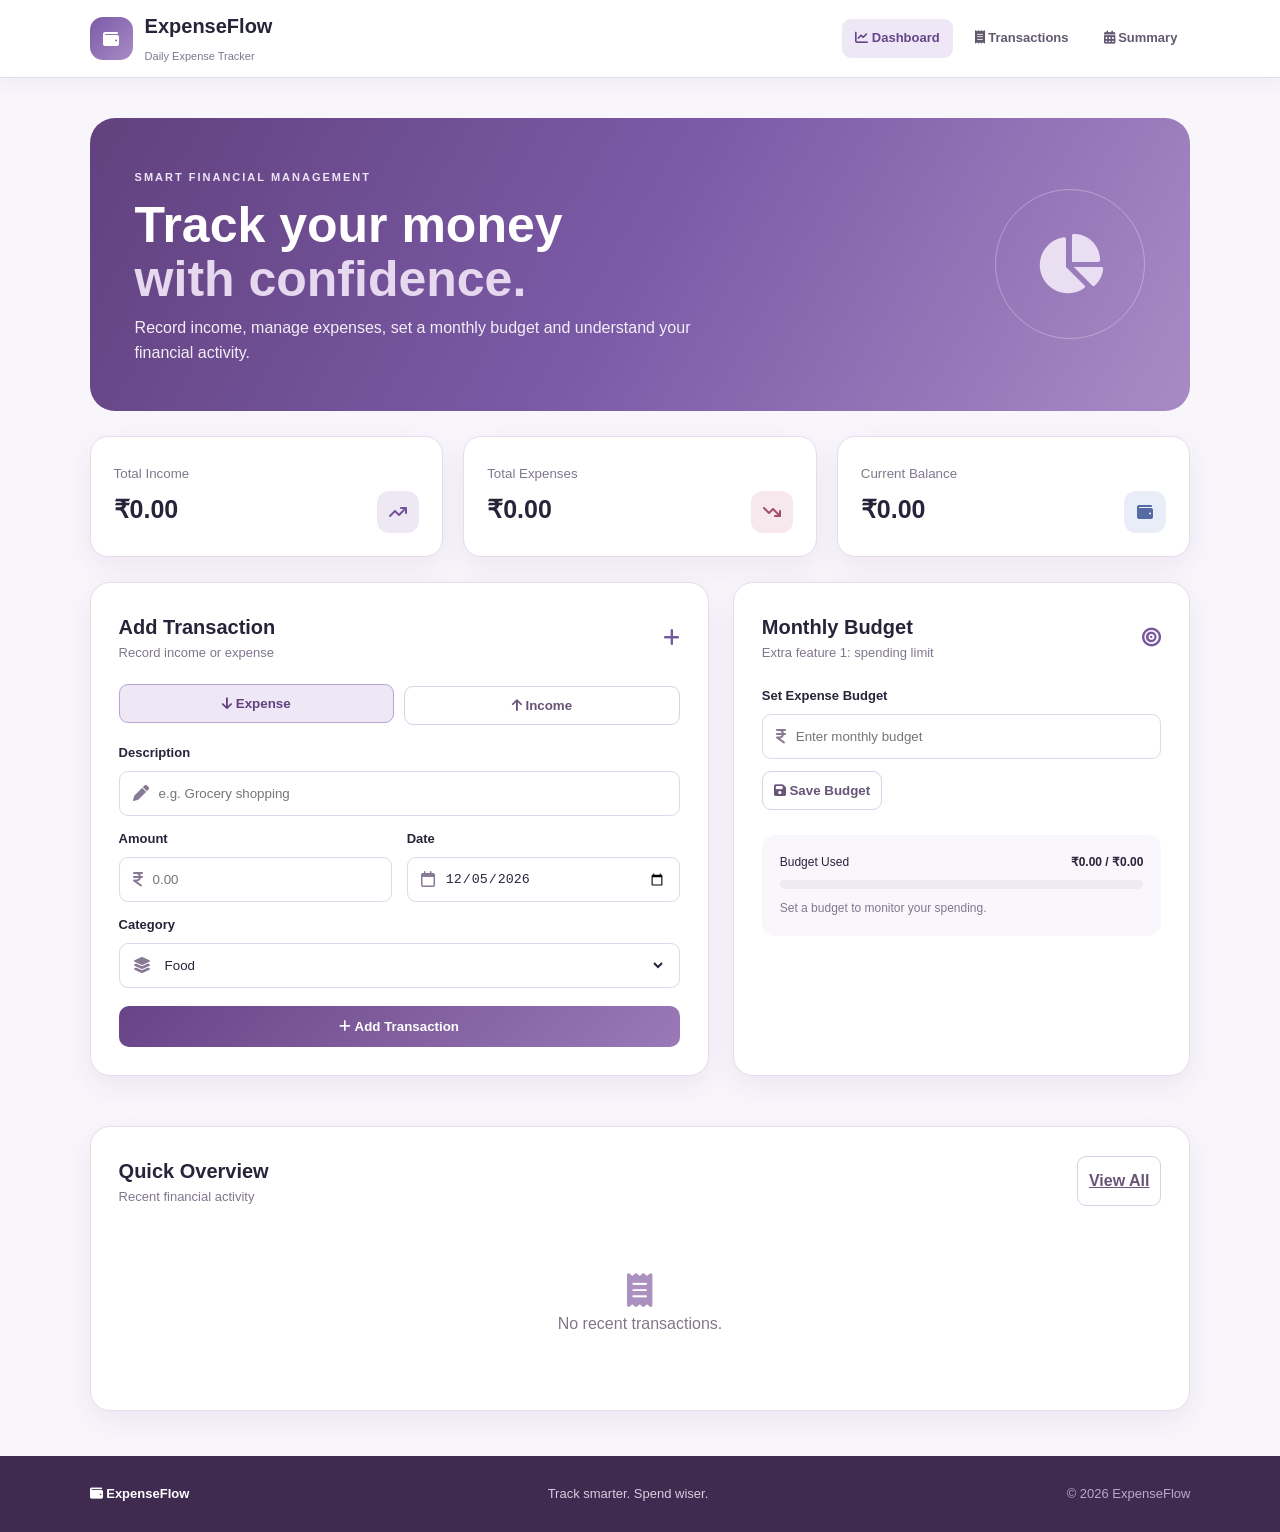
<file: index.html>
<!DOCTYPE html>
<html lang="en">

<head>
    <meta charset="UTF-8">
    <meta name="viewport" content="width=device-width, initial-scale=1.0">

    <title>ExpenseFlow | Dashboard</title>

    <link rel="stylesheet" href="style.css">

    <link
        rel="stylesheet"
        href="https://cdnjs.cloudflare.com/ajax/libs/font-awesome/6.5.2/css/all.min.css"
    >
</head>

<body>

    <header class="header">

        <div class="brand">
            <div class="brand-icon">
                <i class="fa-solid fa-wallet"></i>
            </div>

            <div>
                <h2>ExpenseFlow</h2>
                <span>Daily Expense Tracker</span>
            </div>
        </div>

        <nav>
            <a class="active" href="index.html">
                <i class="fa-solid fa-chart-line"></i>
                Dashboard
            </a>

            <a href="transactions.html">
                <i class="fa-solid fa-receipt"></i>
                Transactions
            </a>

            <a href="summary.html">
                <i class="fa-solid fa-calendar-days"></i>
                Summary
            </a>
        </nav>

    </header>

    <main>

        <section class="hero">

            <div>
                <span class="eyebrow">
                    SMART FINANCIAL MANAGEMENT
                </span>

                <h1>
                    Track your money<br>
                    <span>with confidence.</span>
                </h1>

                <p>
                    Record income, manage expenses, set a monthly budget
                    and understand your financial activity.
                </p>
            </div>

            <div class="hero-art">
                <i class="fa-solid fa-chart-pie"></i>
            </div>

        </section>

        <section class="stats-grid">

            <div class="stat-card income-card">
                <div>
                    <small>Total Income</small>
                    <h2 id="totalIncome">₹0.00</h2>
                </div>

                <i class="fa-solid fa-arrow-trend-up"></i>
            </div>

            <div class="stat-card expense-card">
                <div>
                    <small>Total Expenses</small>
                    <h2 id="totalExpense">₹0.00</h2>
                </div>

                <i class="fa-solid fa-arrow-trend-down"></i>
            </div>

            <div class="stat-card balance-card">
                <div>
                    <small>Current Balance</small>
                    <h2 id="balance">₹0.00</h2>
                </div>

                <i class="fa-solid fa-wallet"></i>
            </div>

        </section>

        <section class="dashboard-grid">

            <div class="panel">

                <div class="panel-heading">
                    <div>
                        <h2>Add Transaction</h2>
                        <p>Record income or expense</p>
                    </div>

                    <i class="fa-solid fa-plus"></i>
                </div>

                <form id="transactionForm">

                    <div class="type-buttons">

                        <button
                            type="button"
                            class="type-btn active"
                            data-type="expense"
                        >
                            <i class="fa-solid fa-arrow-down"></i>
                            Expense
                        </button>

                        <button
                            type="button"
                            class="type-btn"
                            data-type="income"
                        >
                            <i class="fa-solid fa-arrow-up"></i>
                            Income
                        </button>

                    </div>

                    <label>Description</label>

                    <div class="input-box">
                        <i class="fa-solid fa-pen"></i>

                        <input
                            id="description"
                            required
                            placeholder="e.g. Grocery shopping"
                        >
                    </div>

                    <div class="two-col">

                        <div>
                            <label>Amount</label>

                            <div class="input-box">
                                <i class="fa-solid fa-indian-rupee-sign"></i>

                                <input
                                    id="amount"
                                    type="number"
                                    min="1"
                                    step=".01"
                                    required
                                    placeholder="0.00"
                                >
                            </div>
                        </div>

                        <div>
                            <label>Date</label>

                            <div class="input-box">
                                <i class="fa-regular fa-calendar"></i>

                                <input
                                    id="date"
                                    type="date"
                                    required
                                >
                            </div>
                        </div>

                    </div>

                    <label>Category</label>

                    <div class="input-box">
                        <i class="fa-solid fa-layer-group"></i>

                        <select id="category">
                            <option>Food</option>
                            <option>Transport</option>
                            <option>Shopping</option>
                            <option>Bills</option>
                            <option>Education</option>
                            <option>Entertainment</option>
                            <option>Health</option>
                            <option>Other</option>
                        </select>
                    </div>

                    <button class="primary-btn" type="submit">
                        <i class="fa-solid fa-plus"></i>
                        Add Transaction
                    </button>

                </form>

            </div>

            <div class="panel budget-panel">

                <div class="panel-heading">
                    <div>
                        <h2>Monthly Budget</h2>
                        <p>Extra feature 1: spending limit</p>
                    </div>

                    <i class="fa-solid fa-bullseye"></i>
                </div>

                <label>Set Expense Budget</label>

                <div class="input-box">
                    <i class="fa-solid fa-indian-rupee-sign"></i>

                    <input
                        id="budgetInput"
                        type="number"
                        min="0"
                        placeholder="Enter monthly budget"
                    >
                </div>

                <button id="saveBudget" class="secondary-btn">
                    <i class="fa-solid fa-floppy-disk"></i>
                    Save Budget
                </button>

                <div class="budget-box">

                    <div class="progress-label">
                        <span>Budget Used</span>
                        <strong id="budgetText">₹0 / ₹0</strong>
                    </div>

                    <div class="progress">
                        <div id="budgetProgress"></div>
                    </div>

                    <p id="budgetStatus">
                        Set a budget to monitor your spending.
                    </p>

                </div>

            </div>

        </section>

        <section class="panel quick-panel">

            <div class="panel-heading">

                <div>
                    <h2>Quick Overview</h2>
                    <p>Recent financial activity</p>
                </div>

                <a class="outline-btn" href="transactions.html">
                    View All
                </a>

            </div>

            <div id="recentTransactions" class="recent-list"></div>

        </section>

    </main>

    <footer>

        <div>
            <i class="fa-solid fa-wallet"></i>
            <strong> ExpenseFlow</strong>
        </div>

        <p>Track smarter. Spend wiser.</p>

        <span>© 2026 ExpenseFlow</span>

    </footer>

    <script src="script.js"></script>

</body>

</html>
</file>
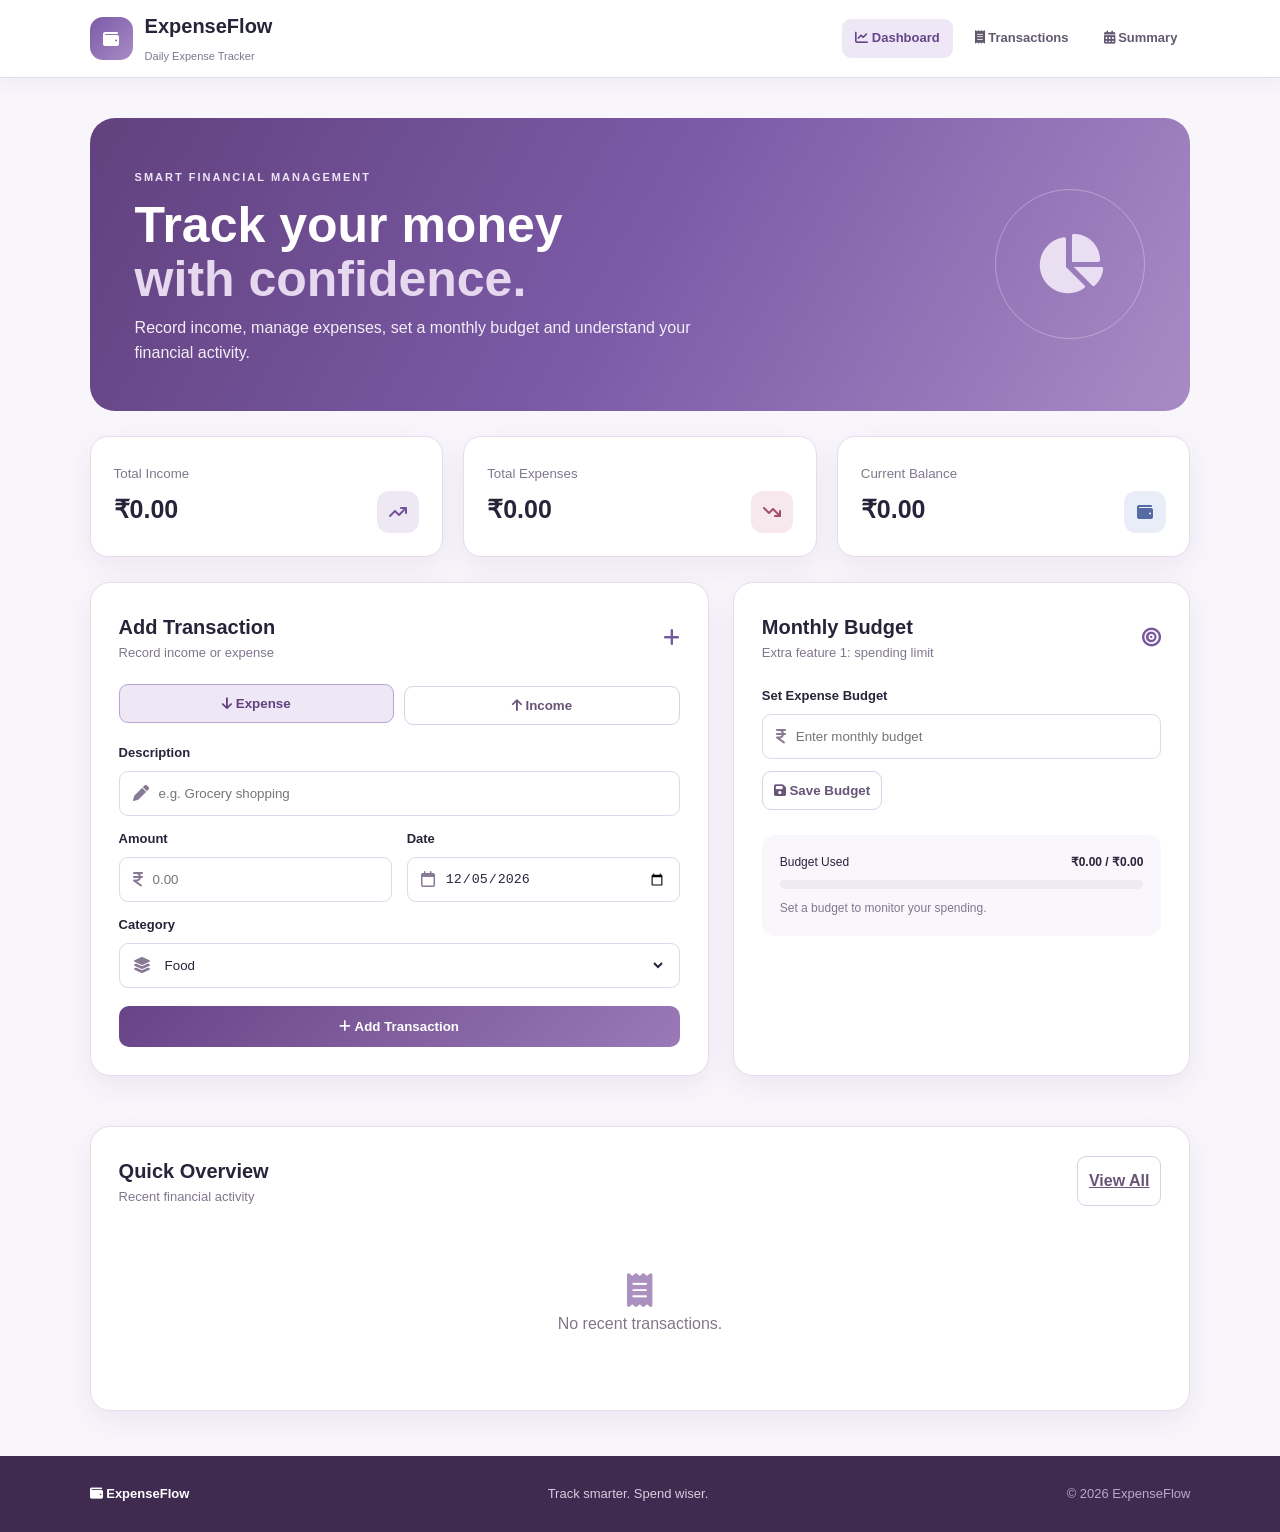
<file: expensetracker.html>
<!DOCTYPE html>
<html lang="en">

<head>
    <meta charset="UTF-8">
    <meta name="viewport" content="width=device-width, initial-scale=1.0">

    <title>ExpenseFlow | Dashboard</title>

    <link rel="stylesheet" href="expensetracker.css">

    <link
        rel="stylesheet"
        href="https://cdnjs.cloudflare.com/ajax/libs/font-awesome/6.5.2/css/all.min.css"
    >
</head>

<body>

    <header class="header">

        <div class="brand">
            <div class="brand-icon">
                <i class="fa-solid fa-wallet"></i>
            </div>

            <div>
                <h2>ExpenseFlow</h2>
                <span>Daily Expense Tracker</span>
            </div>
        </div>

        <nav>
            <a class="active" href="index.html">
                <i class="fa-solid fa-chart-line"></i>
                Dashboard
            </a>

            <a href="transactions.html">
                <i class="fa-solid fa-receipt"></i>
                Transactions
            </a>

            <a href="summary.html">
                <i class="fa-solid fa-calendar-days"></i>
                Summary
            </a>
        </nav>

    </header>

    <main>

        <section class="hero">

            <div>
                <span class="eyebrow">
                    SMART FINANCIAL MANAGEMENT
                </span>

                <h1>
                    Track your money<br>
                    <span>with confidence.</span>
                </h1>

                <p>
                    Record income, manage expenses, set a monthly budget
                    and understand your financial activity.
                </p>
            </div>

            <div class="hero-art">
                <i class="fa-solid fa-chart-pie"></i>
            </div>

        </section>

        <section class="stats-grid">

            <div class="stat-card income-card">
                <div>
                    <small>Total Income</small>
                    <h2 id="totalIncome">₹0.00</h2>
                </div>

                <i class="fa-solid fa-arrow-trend-up"></i>
            </div>

            <div class="stat-card expense-card">
                <div>
                    <small>Total Expenses</small>
                    <h2 id="totalExpense">₹0.00</h2>
                </div>

                <i class="fa-solid fa-arrow-trend-down"></i>
            </div>

            <div class="stat-card balance-card">
                <div>
                    <small>Current Balance</small>
                    <h2 id="balance">₹0.00</h2>
                </div>

                <i class="fa-solid fa-wallet"></i>
            </div>

        </section>

        <section class="dashboard-grid">

            <div class="panel">

                <div class="panel-heading">
                    <div>
                        <h2>Add Transaction</h2>
                        <p>Record income or expense</p>
                    </div>

                    <i class="fa-solid fa-plus"></i>
                </div>

                <form id="transactionForm">

                    <div class="type-buttons">

                        <button
                            type="button"
                            class="type-btn active"
                            data-type="expense"
                        >
                            <i class="fa-solid fa-arrow-down"></i>
                            Expense
                        </button>

                        <button
                            type="button"
                            class="type-btn"
                            data-type="income"
                        >
                            <i class="fa-solid fa-arrow-up"></i>
                            Income
                        </button>

                    </div>

                    <label>Description</label>

                    <div class="input-box">
                        <i class="fa-solid fa-pen"></i>

                        <input
                            id="description"
                            required
                            placeholder="e.g. Grocery shopping"
                        >
                    </div>

                    <div class="two-col">

                        <div>
                            <label>Amount</label>

                            <div class="input-box">
                                <i class="fa-solid fa-indian-rupee-sign"></i>

                                <input
                                    id="amount"
                                    type="number"
                                    min="1"
                                    step=".01"
                                    required
                                    placeholder="0.00"
                                >
                            </div>
                        </div>

                        <div>
                            <label>Date</label>

                            <div class="input-box">
                                <i class="fa-regular fa-calendar"></i>

                                <input
                                    id="date"
                                    type="date"
                                    required
                                >
                            </div>
                        </div>

                    </div>

                    <label>Category</label>

                    <div class="input-box">
                        <i class="fa-solid fa-layer-group"></i>

                        <select id="category">
                            <option>Food</option>
                            <option>Transport</option>
                            <option>Shopping</option>
                            <option>Bills</option>
                            <option>Education</option>
                            <option>Entertainment</option>
                            <option>Health</option>
                            <option>Other</option>
                        </select>
                    </div>

                    <button class="primary-btn" type="submit">
                        <i class="fa-solid fa-plus"></i>
                        Add Transaction
                    </button>

                </form>

            </div>

            <div class="panel budget-panel">

                <div class="panel-heading">
                    <div>
                        <h2>Monthly Budget</h2>
                        <p>Extra feature 1: spending limit</p>
                    </div>

                    <i class="fa-solid fa-bullseye"></i>
                </div>

                <label>Set Expense Budget</label>

                <div class="input-box">
                    <i class="fa-solid fa-indian-rupee-sign"></i>

                    <input
                        id="budgetInput"
                        type="number"
                        min="0"
                        placeholder="Enter monthly budget"
                    >
                </div>

                <button id="saveBudget" class="secondary-btn">
                    <i class="fa-solid fa-floppy-disk"></i>
                    Save Budget
                </button>

                <div class="budget-box">

                    <div class="progress-label">
                        <span>Budget Used</span>
                        <strong id="budgetText">₹0 / ₹0</strong>
                    </div>

                    <div class="progress">
                        <div id="budgetProgress"></div>
                    </div>

                    <p id="budgetStatus">
                        Set a budget to monitor your spending.
                    </p>

                </div>

            </div>

        </section>

        <section class="panel quick-panel">

            <div class="panel-heading">

                <div>
                    <h2>Quick Overview</h2>
                    <p>Recent financial activity</p>
                </div>

                <a class="outline-btn" href="transactions.html">
                    View All
                </a>

            </div>

            <div id="recentTransactions" class="recent-list"></div>

        </section>

    </main>

    <footer>

        <div>
            <i class="fa-solid fa-wallet"></i>
            <strong> ExpenseFlow</strong>
        </div>

        <p>Track smarter. Spend wiser.</p>

        <span>© 2026 ExpenseFlow</span>

    </footer>

    <script src="expensetracker.js"></script>

</body>

</html>
</file>
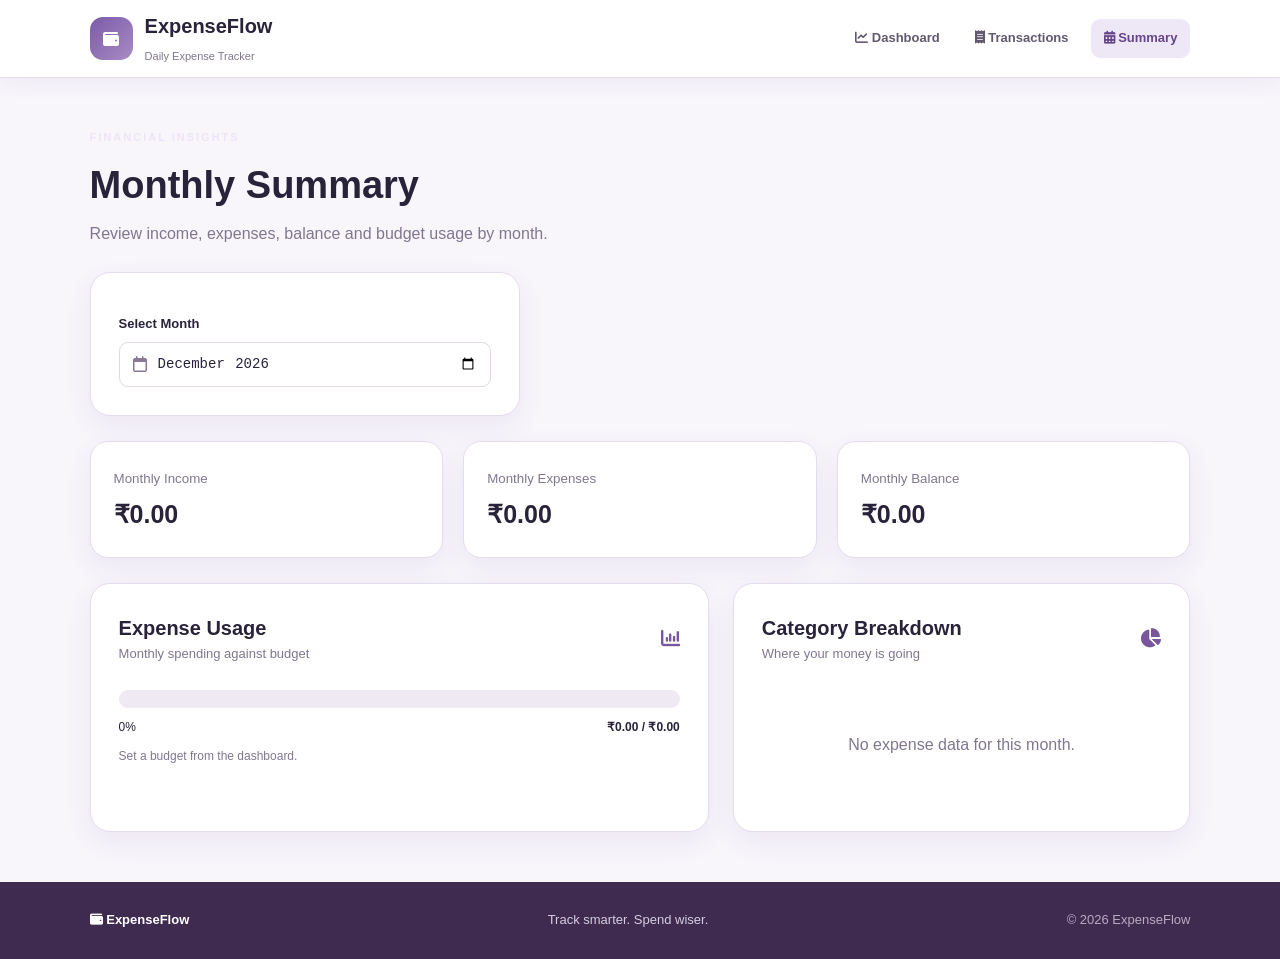
<file: summary.html>
<!DOCTYPE html>
<html lang="en">
<head>
<meta charset="UTF-8">
<meta name="viewport" content="width=device-width, initial-scale=1.0">
<title>ExpenseFlow | Summary</title>
<link rel="stylesheet" href="style.css">
<link rel="stylesheet" href="https://cdnjs.cloudflare.com/ajax/libs/font-awesome/6.5.2/css/all.min.css">
</head>
<body>
<header class="header">
<div class="brand"><div class="brand-icon"><i class="fa-solid fa-wallet"></i></div><div><h2>ExpenseFlow</h2><span>Daily Expense Tracker</span></div></div>
<nav>
<a class="" href="index.html"><i class="fa-solid fa-chart-line"></i> Dashboard</a>
<a class="" href="transactions.html"><i class="fa-solid fa-receipt"></i> Transactions</a>
<a class="active" href="summary.html"><i class="fa-solid fa-calendar-days"></i> Summary</a>
</nav>
</header>
<main>

<section class="page-title"><span class="eyebrow">FINANCIAL INSIGHTS</span><h1>Monthly Summary</h1><p>Review income, expenses, balance and budget usage by month.</p></section>
<section class="panel month-panel"><label>Select Month</label><div class="month-control"><i class="fa-regular fa-calendar"></i><input type="month" id="monthFilter"></div></section>
<section class="stats-grid"><div class="stat-card income-card"><small>Monthly Income</small><h2 id="monthlyIncome">₹0.00</h2></div><div class="stat-card expense-card"><small>Monthly Expenses</small><h2 id="monthlyExpense">₹0.00</h2></div><div class="stat-card balance-card"><small>Monthly Balance</small><h2 id="monthlyBalance">₹0.00</h2></div></section>
<section class="summary-grid">
<div class="panel"><div class="panel-heading"><div><h2>Expense Usage</h2><p>Monthly spending against budget</p></div><i class="fa-solid fa-chart-column"></i></div><div class="big-progress"><div id="summaryProgress"></div></div><div class="progress-label"><span id="summaryPercent">0%</span><strong id="summaryBudgetText">₹0 / ₹0</strong></div><p id="summaryStatus" class="status-text">Set a budget from the dashboard.</p></div>
<div class="panel"><div class="panel-heading"><div><h2>Category Breakdown</h2><p>Where your money is going</p></div><i class="fa-solid fa-chart-pie"></i></div><div id="categoryBreakdown" class="category-list"></div></div>
</section>

</main>
<footer><div><i class="fa-solid fa-wallet"></i><strong> ExpenseFlow</strong></div><p>Track smarter. Spend wiser.</p><span>© 2026 ExpenseFlow</span></footer>
<script src="script.js"></script>
</body>
</html>
</file>
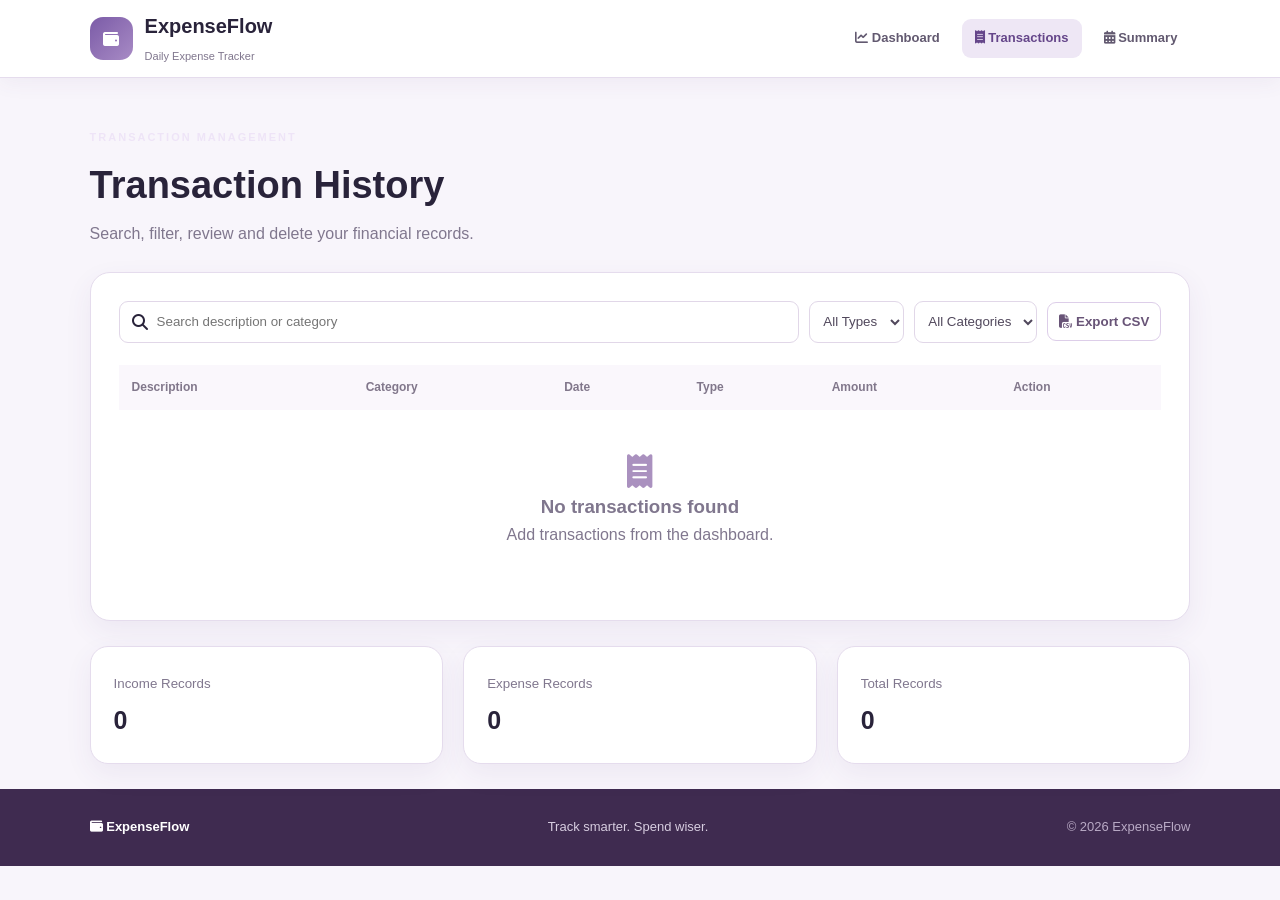
<file: transactions.html>
<!DOCTYPE html>
<html lang="en">
<head>
<meta charset="UTF-8">
<meta name="viewport" content="width=device-width, initial-scale=1.0">
<title>ExpenseFlow | Transactions</title>
<link rel="stylesheet" href="style.css">
<link rel="stylesheet" href="https://cdnjs.cloudflare.com/ajax/libs/font-awesome/6.5.2/css/all.min.css">
</head>
<body>
<header class="header">
<div class="brand"><div class="brand-icon"><i class="fa-solid fa-wallet"></i></div><div><h2>ExpenseFlow</h2><span>Daily Expense Tracker</span></div></div>
<nav>
<a class="" href="index.html"><i class="fa-solid fa-chart-line"></i> Dashboard</a>
<a class="active" href="transactions.html"><i class="fa-solid fa-receipt"></i> Transactions</a>
<a class="" href="summary.html"><i class="fa-solid fa-calendar-days"></i> Summary</a>
</nav>
</header>
<main>

<section class="page-title"><span class="eyebrow">TRANSACTION MANAGEMENT</span><h1>Transaction History</h1><p>Search, filter, review and delete your financial records.</p></section>
<section class="panel">
<div class="toolbar"><div class="search-box"><i class="fa-solid fa-magnifying-glass"></i><input id="searchInput" placeholder="Search description or category"></div><select id="filterType"><option value="all">All Types</option><option value="income">Income</option><option value="expense">Expense</option></select><select id="filterCategory"><option value="all">All Categories</option><option>Food</option><option>Transport</option><option>Shopping</option><option>Bills</option><option>Education</option><option>Entertainment</option><option>Health</option><option>Salary</option><option>Business</option><option>Investment</option><option>Gift</option><option>Other</option></select><button id="exportBtn" class="secondary-btn"><i class="fa-solid fa-file-csv"></i> Export CSV</button></div>
<div class="table-wrap"><table><thead><tr><th>Description</th><th>Category</th><th>Date</th><th>Type</th><th>Amount</th><th>Action</th></tr></thead><tbody id="transactionList"></tbody></table><div id="emptyMessage" class="empty-message"><i class="fa-solid fa-receipt"></i><h3>No transactions found</h3><p>Add transactions from the dashboard.</p></div></div>
</section>
<section class="stats-grid mini"><div class="stat-card"><small>Income Records</small><h2 id="incomeCount">0</h2></div><div class="stat-card"><small>Expense Records</small><h2 id="expenseCount">0</h2></div><div class="stat-card"><small>Total Records</small><h2 id="transactionCount">0</h2></div></section>

</main>
<footer><div><i class="fa-solid fa-wallet"></i><strong> ExpenseFlow</strong></div><p>Track smarter. Spend wiser.</p><span>© 2026 ExpenseFlow</span></footer>
<script src="script.js"></script>
</body>
</html>
</file>
<file: style.css>
* {
    margin: 0;
    padding: 0;
    box-sizing: border-box;
}

html {
    scroll-behavior: smooth;
}

body {
    font-family: Arial, Helvetica, sans-serif;
    background: #f8f5fb;
    color: #29233a;
    line-height: 1.6;
}

.header {
    height: 78px;
    position: sticky;
    top: 0;
    z-index: 100;
    background: rgba(255, 255, 255, 0.96);
    border-bottom: 1px solid #e5dced;
    padding: 0 7%;
    display: flex;
    align-items: center;
    justify-content: space-between;
    box-shadow: 0 5px 20px rgba(91, 61, 121, 0.06);
}

.brand {
    display: flex;
    align-items: center;
    gap: 12px;
}

.brand-icon {
    width: 43px;
    height: 43px;
    border-radius: 13px;
    display: grid;
    place-items: center;
    color: #fff;
    background: linear-gradient(135deg, #7b5ba7, #a88bc5);
    transition: 0.3s;
}

.brand:hover .brand-icon {
    box-shadow: 0 8px 18px rgba(123, 91, 167, 0.25);
}

.brand h2 {
    font-size: 20px;
}

.brand span {
    font-size: 11px;
    color: #80778e;
}

nav {
    display: flex;
    gap: 9px;
}

nav a {
    padding: 9px 13px;
    border-radius: 9px;
    text-decoration: none;
    color: #625970;
    font-size: 13px;
    font-weight: 700;
    transition: 0.3s;
}

nav a:hover,
nav a.active {
    background: #eee7f5;
    color: #65468a;
}

main {
    width: 86%;
    max-width: 1250px;
    margin: auto;
}

.hero {
    margin: 40px 0 25px;
    padding: 45px;
    border-radius: 25px;
    color: #fff;
    min-height: 255px;
    background: linear-gradient(120deg, #62417e, #7b5ba7, #a88bc5);
    display: flex;
    align-items: center;
    justify-content: space-between;
    overflow: hidden;
}

.eyebrow {
    font-size: 11px;
    letter-spacing: 2px;
    font-weight: 800;
    color: #eee4f7;
}

.hero h1 {
    font-size: 50px;
    line-height: 1.08;
    margin: 9px 0;
}

.hero h1 span {
    color: #e6d9ef;
}

.hero p {
    max-width: 610px;
    color: #f3edf7;
}

.hero-art {
    width: 150px;
    height: 150px;
    border: 1px solid rgba(255, 255, 255, 0.3);
    border-radius: 50%;
    display: grid;
    place-items: center;
    font-size: 60px;
    color: #eadff2;
    transition: 0.4s;
}

.hero-art:hover {
    transform: scale(1.08) rotate(5deg);
    background: rgba(255, 255, 255, 0.08);
}

.stats-grid {
    display: grid;
    grid-template-columns: repeat(3, 1fr);
    gap: 20px;
    margin-bottom: 25px;
}

.stat-card {
    background: #fff;
    border: 1px solid #e5dced;
    border-radius: 18px;
    padding: 23px;
    box-shadow: 0 10px 28px rgba(91, 61, 121, 0.07);
    transition: 0.3s;
}

.stat-card:hover {
    transform: translateY(-4px);
    box-shadow: 0 15px 30px rgba(91, 61, 121, 0.12);
    border-color: #cbb6dc;
}

.stat-card small {
    color: #80778e;
}

.stat-card h2 {
    font-size: 25px;
    margin-top: 4px;
}

.stat-card  i {
    float: right;
    margin-top: -38px;
    width: 42px;
    height: 42px;
    border-radius: 12px;
    display: grid;
    place-items: center;
}

.income-card  i {
    background: #eee8f5;
    color: #74519b;
}

.expense-card  i {
    background: #f7e8ee;
    color: #a34d6d;
}

.balance-card  i {
    background: #e9edf8;
    color: #566aa3;
}

.dashboard-grid,
.summary-grid {
    display: grid;
    grid-template-columns: 1.15fr 0.85fr;
    gap: 24px;
    margin-bottom: 25px;
}

.panel {
    background: #fff;
    border: 1px solid #e5dced;
    border-radius: 20px;
    padding: 28px;
    box-shadow: 0 10px 28px rgba(91, 61, 121, 0.07);
    margin-bottom: 25px;
}

.panel-heading {
    display: flex;
    justify-content: space-between;
    align-items: center;
    margin-bottom: 22px;
}

.panel-heading h2 {
    font-size: 20px;
}

.panel-heading p {
    font-size: 13px;
    color: #80778e;
}

.panel-heading  i {
    color: #79579f;
    font-size: 19px;
}

.type-buttons {
    display: grid;
    grid-template-columns: 1fr 1fr;
    gap: 10px;
    margin-bottom: 18px;
}

.type-btn,
.outline-btn,
.secondary-btn {
    border: 1px solid #ddcee9;
    background: #fff;
    color: #685477;
    padding: 11px;
    border-radius: 9px;
    font-weight: 700;
    cursor: pointer;
    transition: 0.3s;
}

.type-btn:hover,
.type-btn.active,
.secondary-btn:hover,
.outline-btn:hover {
    background: #eee7f5;
    border-color: #bca4d1;
    color: #62417e;
    transform: translateY(-2px);
}

label {
    display: block;
    font-size: 13px;
    font-weight: 700;
    margin: 13px 0 7px;
}

.input-box,
.month-control {
    height: 45px;
    border: 1px solid #e1d7e8;
    border-radius: 9px;
    display: flex;
    align-items: center;
    gap: 10px;
    padding: 0 13px;
    transition: 0.3s;
}

.input-box:focus-within,
.month-control:focus-within {
    border-color: #9a78b8;
    box-shadow: 0 0 0 3px rgba(154, 120, 184, 0.12);
}

.input-box i,
.month-control i {
    color: #887994;
}

.input-box input,
.input-box select,
.month-control input {
    border: 0;
    outline: 0;
    width: 100%;
    height: 100%;
    background: transparent;
    color: #29233a;
}

.two-col {
    display: grid;
    grid-template-columns: 1fr 1fr;
    gap: 15px;
}

.primary-btn {
    width: 100%;
    margin-top: 18px;
    padding: 13px;
    border: 0;
    border-radius: 10px;
    background: linear-gradient(135deg, #684386, #9b79b7);
    color: #fff;
    font-weight: 800;
    cursor: pointer;
    transition: 0.3s;
}

.primary-btn:hover {
    transform: translateY(-3px);
    box-shadow: 0 9px 20px rgba(104, 67, 134, 0.25);
}

.secondary-btn {
    margin-top: 12px;
}

.budget-box {
    margin-top: 25px;
    padding: 18px;
    border-radius: 13px;
    background: #faf7fc;
}

.progress-label {
    display: flex;
    justify-content: space-between;
    font-size: 12px;
    margin-bottom: 8px;
}

.progress {
    height: 9px;
    background: #eee9f2;
    border-radius: 20px;
    overflow: hidden;
}

.progress div,
.big-progress div {
    height: 100%;
    width: 0;
    background: linear-gradient(90deg, #8e6aad, #b99bcf);
    border-radius: 20px;
    transition: 0.5s;
}

.budget-box p,
.status-text {
    font-size: 12px;
    color: #80778e;
    margin-top: 10px;
}

.recent-list {
    display: grid;
    gap: 10px;
}

.recent-item {
    display: flex;
    justify-content: space-between;
    align-items: center;
    padding: 13px;
    border: 1px solid #eee7f3;
    border-radius: 11px;
    transition: 0.3s;
}

.recent-item:hover {
    background: #faf7fc;
    transform: translateX(4px);
}

.recent-item small {
    color: #8a8091;
}

.page-title {
    padding: 45px 0 25px;
}

.page-title h1 {
    font-size: 38px;
    margin: 6px 0;
}

.page-title p {
    color: #80778e;
}

.toolbar {
    display: flex;
    gap: 10px;
    align-items: center;
    margin-bottom: 22px;
}

.search-box {
    height: 42px;
    display: flex;
    align-items: center;
    gap: 9px;
    padding: 0 12px;
    border: 1px solid #e1d7e8;
    border-radius: 9px;
    flex: 1;
}

.search-box input {
    border: 0;
    outline: 0;
    width: 100%;
}

.toolbar select {
    height: 42px;
    border: 1px solid #e1d7e8;
    border-radius: 9px;
    padding: 0 9px;
    color: #51485c;
    background: #fff;
}

.toolbar .secondary-btn {
    margin: 0;
    white-space: nowrap;
}

.table-wrap {
    overflow-x: auto;
}

table {
    width: 100%;
    border-collapse: collapse;
    min-width: 720px;
}

th {
    background: #faf7fc;
    color: #81778b;
    text-align: left;
    font-size: 12px;
    padding: 13px;
}

td {
    padding: 14px 13px;
    border-bottom: 1px solid #eee7f3;
    font-size: 13px;
}

.type {
    padding: 5px 9px;
    border-radius: 20px;
    font-size: 11px;
    font-weight: 800;
}

.type.income {
    background: #eee8f5;
    color: #72509a;
}

.type.expense {
    background: #f8e9ef;
    color: #a34d6d;
}

.amount-income {
    color: #73529a;
    font-weight: 800;
}

.amount-expense {
    color: #a34d6d;
    font-weight: 800;
}

.delete-btn {
    width: 32px;
    height: 32px;
    border: 0;
    border-radius: 8px;
    background: #f8e9ef;
    color: #a34d6d;
    cursor: pointer;
    transition: 0.3s;
}

.delete-btn:hover {
    background: #a34d6d;
    color: #fff;
    transform: scale(1.08);
}

.empty-message {
    text-align: center;
    padding: 45px;
    color: #80778e;
}

.empty-message i {
    font-size: 34px;
    color: #aa91bf;
}

.mini {
    margin-top: 25px;
}

.month-panel {
    max-width: 430px;
}

.month-control input {
    font-size: 14px;
}

.big-progress {
    height: 18px;
    background: #eee9f2;
    border-radius: 20px;
    overflow: hidden;
    margin: 25px 0 10px;
}

.category-list {
    display: grid;
    gap: 12px;
}

.category-row {
    display: grid;
    grid-template-columns: 100px 1fr 70px;
    align-items: center;
    gap: 10px;
    font-size: 12px;
}

.category-track {
    height: 8px;
    background: #eee9f2;
    border-radius: 20px;
    overflow: hidden;
}

.category-track div {
    height: 100%;
    background: #9675b5;
    border-radius: 20px;
}

.quick-panel {
    margin-bottom: 45px;
}

footer {
    background: #3f2b50;
    color: #fff;
    padding: 28px 7%;
    display: flex;
    justify-content: space-between;
    align-items: center;
    font-size: 13px;
}

footer p {
    color: #d7cde0;
}

footer span {
    color: #b9aac5;
}

@media (max-width: 900px) {
    .header {
        padding: 0 4%;
    }

    main {
        width: 92%;
    }

    .dashboard-grid,
    .summary-grid {
        grid-template-columns: 1fr;
    }

    .stats-grid {
        grid-template-columns: 1fr;
    }

    .hero-art {
        width: 115px;
        height: 115px;
        font-size: 45px;
    }

    .toolbar {
        flex-wrap: wrap;
    }

    .search-box {
        min-width: 100%;
    }
}

@media (max-width: 600px) {
    nav a {
        font-size: 0;
        padding: 9px;
    }

    nav a i {
        font-size: 15px;
    }

    .brand span {
        display: none;
    }

    .hero {
        padding: 30px;
    }

    .hero h1 {
        font-size: 35px;
    }

    .hero-art {
        display: none;
    }

    .two-col {
        grid-template-columns: 1fr;
    }

    .panel {
        padding: 20px;
    }

    .toolbar select,
    .toolbar .secondary-btn {
        width: 100%;
    }

    .page-title h1 {
        font-size: 31px;
    }

    footer {
        flex-direction: column;
        text-align: center;
        gap: 10px;
    }
}
</file>
<file: expensetracker.css>
* {
    margin: 0;
    padding: 0;
    box-sizing: border-box;
}

html {
    scroll-behavior: smooth;
}

body {
    font-family: Arial, Helvetica, sans-serif;
    background: #f8f5fb;
    color: #29233a;
    line-height: 1.6;
}

.header {
    height: 78px;
    position: sticky;
    top: 0;
    z-index: 100;
    background: rgba(255, 255, 255, 0.96);
    border-bottom: 1px solid #e5dced;
    padding: 0 7%;
    display: flex;
    align-items: center;
    justify-content: space-between;
    box-shadow: 0 5px 20px rgba(91, 61, 121, 0.06);
}

.brand {
    display: flex;
    align-items: center;
    gap: 12px;
}

.brand-icon {
    width: 43px;
    height: 43px;
    border-radius: 13px;
    display: grid;
    place-items: center;
    color: #fff;
    background: linear-gradient(135deg, #7b5ba7, #a88bc5);
    transition: 0.3s;
}

.brand:hover .brand-icon {
    box-shadow: 0 8px 18px rgba(123, 91, 167, 0.25);
}

.brand h2 {
    font-size: 20px;
}

.brand span {
    font-size: 11px;
    color: #80778e;
}

nav {
    display: flex;
    gap: 9px;
}

nav a {
    padding: 9px 13px;
    border-radius: 9px;
    text-decoration: none;
    color: #625970;
    font-size: 13px;
    font-weight: 700;
    transition: 0.3s;
}

nav a:hover,
nav a.active {
    background: #eee7f5;
    color: #65468a;
}

main {
    width: 86%;
    max-width: 1250px;
    margin: auto;
}

.hero {
    margin: 40px 0 25px;
    padding: 45px;
    border-radius: 25px;
    color: #fff;
    min-height: 255px;
    background: linear-gradient(120deg, #62417e, #7b5ba7, #a88bc5);
    display: flex;
    align-items: center;
    justify-content: space-between;
    overflow: hidden;
}

.eyebrow {
    font-size: 11px;
    letter-spacing: 2px;
    font-weight: 800;
    color: #eee4f7;
}

.hero h1 {
    font-size: 50px;
    line-height: 1.08;
    margin: 9px 0;
}

.hero h1 span {
    color: #e6d9ef;
}

.hero p {
    max-width: 610px;
    color: #f3edf7;
}

.hero-art {
    width: 150px;
    height: 150px;
    border: 1px solid rgba(255, 255, 255, 0.3);
    border-radius: 50%;
    display: grid;
    place-items: center;
    font-size: 60px;
    color: #eadff2;
    transition: 0.4s;
}

.hero-art:hover {
    transform: scale(1.08) rotate(5deg);
    background: rgba(255, 255, 255, 0.08);
}

.stats-grid {
    display: grid;
    grid-template-columns: repeat(3, 1fr);
    gap: 20px;
    margin-bottom: 25px;
}

.stat-card {
    background: #fff;
    border: 1px solid #e5dced;
    border-radius: 18px;
    padding: 23px;
    box-shadow: 0 10px 28px rgba(91, 61, 121, 0.07);
    transition: 0.3s;
}

.stat-card:hover {
    transform: translateY(-4px);
    box-shadow: 0 15px 30px rgba(91, 61, 121, 0.12);
    border-color: #cbb6dc;
}

.stat-card small {
    color: #80778e;
}

.stat-card h2 {
    font-size: 25px;
    margin-top: 4px;
}

.stat-card  i {
    float: right;
    margin-top: -38px;
    width: 42px;
    height: 42px;
    border-radius: 12px;
    display: grid;
    place-items: center;
}

.income-card  i {
    background: #eee8f5;
    color: #74519b;
}

.expense-card  i {
    background: #f7e8ee;
    color: #a34d6d;
}

.balance-card  i {
    background: #e9edf8;
    color: #566aa3;
}

.dashboard-grid,
.summary-grid {
    display: grid;
    grid-template-columns: 1.15fr 0.85fr;
    gap: 24px;
    margin-bottom: 25px;
}

.panel {
    background: #fff;
    border: 1px solid #e5dced;
    border-radius: 20px;
    padding: 28px;
    box-shadow: 0 10px 28px rgba(91, 61, 121, 0.07);
    margin-bottom: 25px;
}

.panel-heading {
    display: flex;
    justify-content: space-between;
    align-items: center;
    margin-bottom: 22px;
}

.panel-heading h2 {
    font-size: 20px;
}

.panel-heading p {
    font-size: 13px;
    color: #80778e;
}

.panel-heading  i {
    color: #79579f;
    font-size: 19px;
}

.type-buttons {
    display: grid;
    grid-template-columns: 1fr 1fr;
    gap: 10px;
    margin-bottom: 18px;
}

.type-btn,
.outline-btn,
.secondary-btn {
    border: 1px solid #ddcee9;
    background: #fff;
    color: #685477;
    padding: 11px;
    border-radius: 9px;
    font-weight: 700;
    cursor: pointer;
    transition: 0.3s;
}

.type-btn:hover,
.type-btn.active,
.secondary-btn:hover,
.outline-btn:hover {
    background: #eee7f5;
    border-color: #bca4d1;
    color: #62417e;
    transform: translateY(-2px);
}

label {
    display: block;
    font-size: 13px;
    font-weight: 700;
    margin: 13px 0 7px;
}

.input-box,
.month-control {
    height: 45px;
    border: 1px solid #e1d7e8;
    border-radius: 9px;
    display: flex;
    align-items: center;
    gap: 10px;
    padding: 0 13px;
    transition: 0.3s;
}

.input-box:focus-within,
.month-control:focus-within {
    border-color: #9a78b8;
    box-shadow: 0 0 0 3px rgba(154, 120, 184, 0.12);
}

.input-box i,
.month-control i {
    color: #887994;
}

.input-box input,
.input-box select,
.month-control input {
    border: 0;
    outline: 0;
    width: 100%;
    height: 100%;
    background: transparent;
    color: #29233a;
}

.two-col {
    display: grid;
    grid-template-columns: 1fr 1fr;
    gap: 15px;
}

.primary-btn {
    width: 100%;
    margin-top: 18px;
    padding: 13px;
    border: 0;
    border-radius: 10px;
    background: linear-gradient(135deg, #684386, #9b79b7);
    color: #fff;
    font-weight: 800;
    cursor: pointer;
    transition: 0.3s;
}

.primary-btn:hover {
    transform: translateY(-3px);
    box-shadow: 0 9px 20px rgba(104, 67, 134, 0.25);
}

.secondary-btn {
    margin-top: 12px;
}

.budget-box {
    margin-top: 25px;
    padding: 18px;
    border-radius: 13px;
    background: #faf7fc;
}

.progress-label {
    display: flex;
    justify-content: space-between;
    font-size: 12px;
    margin-bottom: 8px;
}

.progress {
    height: 9px;
    background: #eee9f2;
    border-radius: 20px;
    overflow: hidden;
}

.progress div,
.big-progress div {
    height: 100%;
    width: 0;
    background: linear-gradient(90deg, #8e6aad, #b99bcf);
    border-radius: 20px;
    transition: 0.5s;
}

.budget-box p,
.status-text {
    font-size: 12px;
    color: #80778e;
    margin-top: 10px;
}

.recent-list {
    display: grid;
    gap: 10px;
}

.recent-item {
    display: flex;
    justify-content: space-between;
    align-items: center;
    padding: 13px;
    border: 1px solid #eee7f3;
    border-radius: 11px;
    transition: 0.3s;
}

.recent-item:hover {
    background: #faf7fc;
    transform: translateX(4px);
}

.recent-item small {
    color: #8a8091;
}

.page-title {
    padding: 45px 0 25px;
}

.page-title h1 {
    font-size: 38px;
    margin: 6px 0;
}

.page-title p {
    color: #80778e;
}

.toolbar {
    display: flex;
    gap: 10px;
    align-items: center;
    margin-bottom: 22px;
}

.search-box {
    height: 42px;
    display: flex;
    align-items: center;
    gap: 9px;
    padding: 0 12px;
    border: 1px solid #e1d7e8;
    border-radius: 9px;
    flex: 1;
}

.search-box input {
    border: 0;
    outline: 0;
    width: 100%;
}

.toolbar select {
    height: 42px;
    border: 1px solid #e1d7e8;
    border-radius: 9px;
    padding: 0 9px;
    color: #51485c;
    background: #fff;
}

.toolbar .secondary-btn {
    margin: 0;
    white-space: nowrap;
}

.table-wrap {
    overflow-x: auto;
}

table {
    width: 100%;
    border-collapse: collapse;
    min-width: 720px;
}

th {
    background: #faf7fc;
    color: #81778b;
    text-align: left;
    font-size: 12px;
    padding: 13px;
}

td {
    padding: 14px 13px;
    border-bottom: 1px solid #eee7f3;
    font-size: 13px;
}

.type {
    padding: 5px 9px;
    border-radius: 20px;
    font-size: 11px;
    font-weight: 800;
}

.type.income {
    background: #eee8f5;
    color: #72509a;
}

.type.expense {
    background: #f8e9ef;
    color: #a34d6d;
}

.amount-income {
    color: #73529a;
    font-weight: 800;
}

.amount-expense {
    color: #a34d6d;
    font-weight: 800;
}

.delete-btn {
    width: 32px;
    height: 32px;
    border: 0;
    border-radius: 8px;
    background: #f8e9ef;
    color: #a34d6d;
    cursor: pointer;
    transition: 0.3s;
}

.delete-btn:hover {
    background: #a34d6d;
    color: #fff;
    transform: scale(1.08);
}

.empty-message {
    text-align: center;
    padding: 45px;
    color: #80778e;
}

.empty-message i {
    font-size: 34px;
    color: #aa91bf;
}

.mini {
    margin-top: 25px;
}

.month-panel {
    max-width: 430px;
}

.month-control input {
    font-size: 14px;
}

.big-progress {
    height: 18px;
    background: #eee9f2;
    border-radius: 20px;
    overflow: hidden;
    margin: 25px 0 10px;
}

.category-list {
    display: grid;
    gap: 12px;
}

.category-row {
    display: grid;
    grid-template-columns: 100px 1fr 70px;
    align-items: center;
    gap: 10px;
    font-size: 12px;
}

.category-track {
    height: 8px;
    background: #eee9f2;
    border-radius: 20px;
    overflow: hidden;
}

.category-track div {
    height: 100%;
    background: #9675b5;
    border-radius: 20px;
}

.quick-panel {
    margin-bottom: 45px;
}

footer {
    background: #3f2b50;
    color: #fff;
    padding: 28px 7%;
    display: flex;
    justify-content: space-between;
    align-items: center;
    font-size: 13px;
}

footer p {
    color: #d7cde0;
}

footer span {
    color: #b9aac5;
}

@media (max-width: 900px) {
    .header {
        padding: 0 4%;
    }

    main {
        width: 92%;
    }

    .dashboard-grid,
    .summary-grid {
        grid-template-columns: 1fr;
    }

    .stats-grid {
        grid-template-columns: 1fr;
    }

    .hero-art {
        width: 115px;
        height: 115px;
        font-size: 45px;
    }

    .toolbar {
        flex-wrap: wrap;
    }

    .search-box {
        min-width: 100%;
    }
}

@media (max-width: 600px) {
    nav a {
        font-size: 0;
        padding: 9px;
    }

    nav a i {
        font-size: 15px;
    }

    .brand span {
        display: none;
    }

    .hero {
        padding: 30px;
    }

    .hero h1 {
        font-size: 35px;
    }

    .hero-art {
        display: none;
    }

    .two-col {
        grid-template-columns: 1fr;
    }

    .panel {
        padding: 20px;
    }

    .toolbar select,
    .toolbar .secondary-btn {
        width: 100%;
    }

    .page-title h1 {
        font-size: 31px;
    }

    footer {
        flex-direction: column;
        text-align: center;
        gap: 10px;
    }
}
</file>
